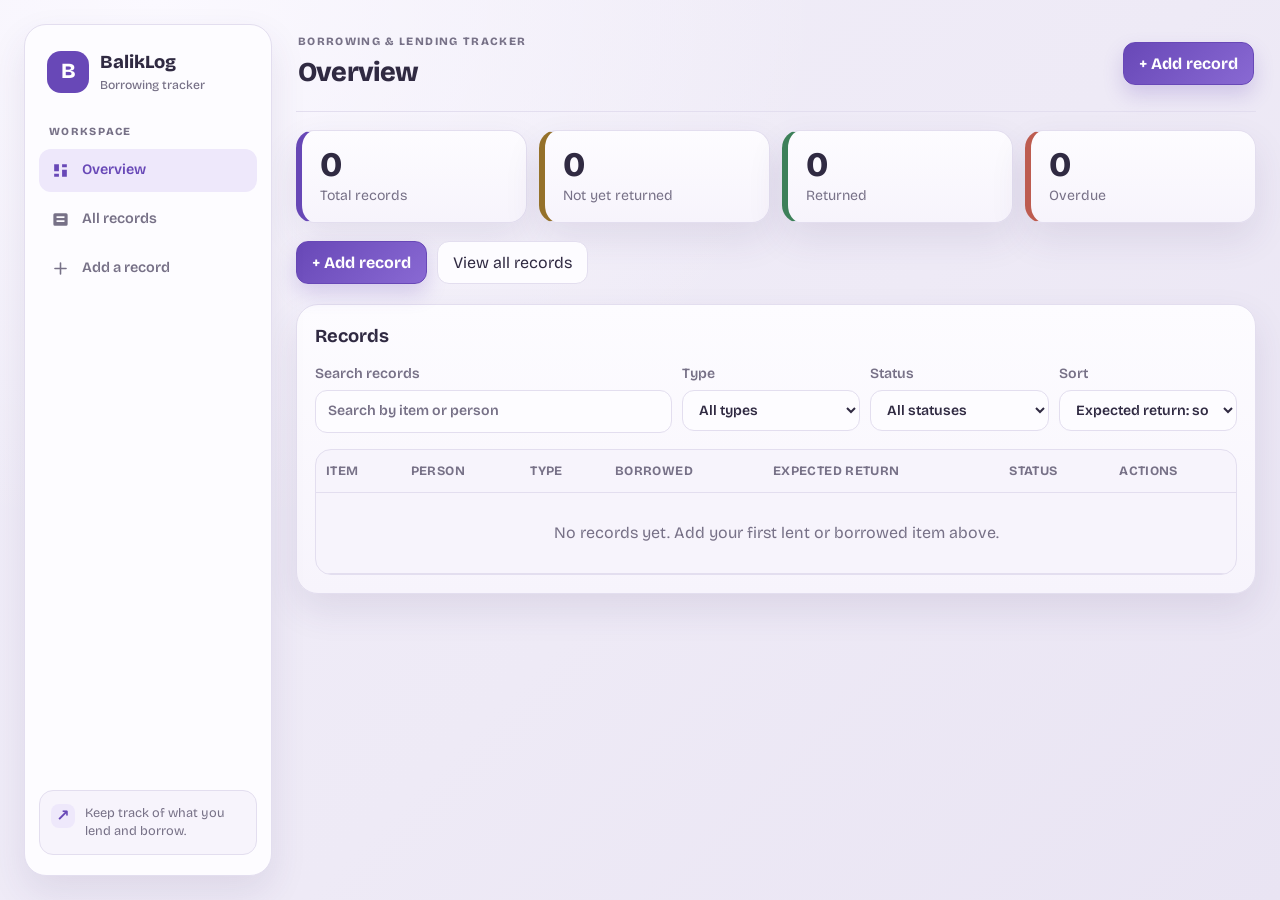
<file: index.html>
<!DOCTYPE html>
<html lang="en">
<head>
<!-- Main BalikLog page: loads the responsive layout, styles, and browser-side behavior. -->
<meta charset="UTF-8">
<meta name="viewport" content="width=device-width, initial-scale=1, viewport-fit=cover">
<title>BalikLog | Borrowing &amp; Lending Tracker</title>
<link href="https://fonts.googleapis.com/css2?family=Bricolage+Grotesque:wght@400;600;800&display=swap" rel="stylesheet">
<link rel="stylesheet" href="style.css">
</head>
<body>
<div class="app-shell">
  <!-- Persistent navigation for switching between the overview, records, and entry form. -->
  <aside class="sidebar" aria-label="Main navigation">
    <a class="sidebar-brand" href="index.html" aria-label="BalikLog home">
      <span class="brand-mark" aria-hidden="true">B</span>
      <span>BalikLog<small>Borrowing tracker</small></span>
    </a>
    <p class="nav-caption">WORKSPACE</p>
    <nav class="side-nav">
      <button class="nav-link active" type="button" data-nav="overview">
        <svg viewBox="0 0 24 24" aria-hidden="true"><path d="M4 13h6V4H4v9zm0 7h6v-4H4v4zm10 0h6v-9h-6v9zm0-16v4h6V4h-6z" fill="currentColor"/></svg>
        <span>Overview</span>
      </button>
      <button class="nav-link" type="button" data-nav="records">
        <svg viewBox="0 0 24 24" aria-hidden="true"><path d="M5 4h14a2 2 0 0 1 2 2v12a2 2 0 0 1-2 2H5a2 2 0 0 1-2-2V6a2 2 0 0 1 2-2zm2 4v2h10V8H7zm0 5v2h10v-2H7z" fill="currentColor"/></svg>
        <span>All records</span>
      </button>
      <button class="nav-link" type="button" data-nav="add">
        <svg viewBox="0 0 24 24" aria-hidden="true"><path d="M12 5v14m-7-7h14" fill="none" stroke="currentColor" stroke-width="2" stroke-linecap="round"/></svg>
        <span>Add a record</span>
      </button>
    </nav>
    <div class="sidebar-note">
      <span class="note-icon" aria-hidden="true">↗</span>
      <p>Keep track of what you lend and borrow.</p>
    </div>
  </aside>

  <!-- Main content area; JavaScript changes the heading and active navigation as views change. -->
  <div class="main-area">
    <header>
      <div>
        <p class="eyebrow">BORROWING &amp; LENDING TRACKER</p>
        <h1 id="pageTitle">Overview</h1>
      </div>
      <button class="primary" type="button" id="headerAddBtn">+ Add record</button>
    </header>

    <main>
    <!-- Summary cards, shortcuts, filters, and the records table make up the overview. -->
    <div id="dashboardScreen">
      <section class="stats" aria-label="Record summary">
        <div class="stat"><b id="sTotal">0</b><span>Total records</span></div>
        <div class="stat wait"><b id="sNot">0</b><span>Not yet returned</span></div>
        <div class="stat ok"><b id="sRet">0</b><span>Returned</span></div>
        <div class="stat late"><b id="sLate">0</b><span>Overdue</span></div>
      </section>

      <section class="quick-actions" aria-label="Quick actions">
        <button class="primary" type="button" id="addBtn">+ Add record</button>
        <button type="button" id="viewRecordsBtn">View all records</button>
      </section>

      <section class="panel" id="recordsPanel">
        <h2>Records</h2>
        <div class="tools">
          <label class="search-label">Search records<input id="q" type="search" placeholder="Search by item or person"></label>
          <label>Type
            <select id="fDir" aria-label="Filter by type">
              <option value="all">All types</option><option value="lent">Lent</option><option value="borrowed">Borrowed</option>
            </select>
          </label>
          <label>Status
            <select id="fStatus" aria-label="Filter by status">
              <option value="all">All statuses</option><option value="not">Not yet returned</option><option value="ret">Returned</option><option value="late">Overdue</option>
            </select>
          </label>
          <label>Sort
            <select id="sortOrder" aria-label="Sort by expected return date">
              <option value="soonest">Expected return: soonest first</option><option value="latest">Expected return: latest first</option>
            </select>
          </label>
        </div>
        <div class="tbl">
          <table>
            <thead><tr><th>Item</th><th>Person</th><th>Type</th><th>Borrowed</th><th>Expected return</th><th>Status</th><th>Actions</th></tr></thead>
            <tbody id="rows"></tbody>
          </table>
        </div>
      </section>
    </div>

    <!-- Shared form for creating and editing a borrowing/lending record. -->
    <section class="panel form-screen" id="recordScreen" hidden>
      <div class="screen-heading">
        <h2 id="formTitle">Add new record</h2>
        <button type="button" id="closeFormBtn">Back to dashboard</button>
      </div>
      <form id="f" novalidate>
        <label>Item name *<input id="item" placeholder="Enter item name" maxlength="60"></label>
        <label>Person’s name *<input id="person" placeholder="Enter the person’s name" maxlength="40"></label>
        <label>Transaction type *
          <select id="dir"><option value="lent">Lent to someone</option><option value="borrowed">Borrowed from someone</option></select>
        </label>
        <label>Date borrowed / lent *<input id="dBorrow" type="date"></label>
        <label>Expected return date *<input id="dReturn" type="date"></label>
        <fieldset class="status-field">
          <legend>Return status</legend>
          <label><input type="radio" name="returnStatus" value="not" checked> Not yet returned</label>
          <label><input type="radio" name="returnStatus" value="ret"> Returned</label>
        </fieldset>
        <label class="notes-field">Notes (optional)<textarea id="notes" rows="3" maxlength="300" placeholder="Add any helpful details"></textarea></label>
        <div class="acts form-actions">
          <button class="primary" type="submit" id="saveBtn">Save record</button>
          <button type="button" id="clearBtn">Clear form</button>
          <button type="button" id="cancelBtn">Cancel</button>
        </div>
        <p class="err" id="err" role="alert"></p>
      </form>
    </section>
    </main>
  </div>
</div>
<!-- Loads the app behavior after its HTML controls are available. -->
<script src="script.js"></script>
</body>
</html>
</file>
<file: style.css>
/* BalikLog UI theme: shared colors, shadows, and safe-area spacing tokens. */
:root{color-scheme:light;--bg:#f0edf8;--surface:#fdfcff;--surface-soft:#f7f4fc;--ink:#302a42;--mute:#777187;--line:#e3deef;--brand:#6848b7;--brand-ink:#ffffff;--brand-soft:#eee8fb;--ok:#3d8059;--okbg:#e3f2e6;--late:#bd5c50;--latebg:#faeae5;--wait:#95712a;--waitbg:#f8f0d9;--shadow:0 16px 36px rgba(71,53,112,.1);--radius:18px;box-sizing:border-box;padding-top:env(safe-area-inset-top,0px);padding-bottom:env(safe-area-inset-bottom,0px)}

/* Base typography, page background, and reusable card styles. */
*{box-sizing:border-box}
html{scroll-padding-top:env(safe-area-inset-top,0px)}
body{margin:0;background:radial-gradient(ellipse at 12% 0%,#fbf9ff 0%,transparent 42%),linear-gradient(135deg,#f1eef9 0%,#eeeaf6 55%,#e9e4f3 100%);color:var(--ink);font-family:"Bricolage Grotesque",system-ui,-apple-system,"Segoe UI",sans-serif;line-height:1.45}
.wrap{max-width:1100px;margin:0 auto;padding:22px 16px 52px}
header{display:flex;align-items:center;justify-content:space-between;gap:14px;flex-wrap:wrap;margin-bottom:18px;padding:18px 20px;background:rgba(255,255,255,.72);border:1px solid rgba(255,255,255,.7);border-radius:22px;box-shadow:var(--shadow);backdrop-filter:blur(12px)}
h1{font-size:2.5rem;font-weight:800;letter-spacing:-.05em;margin:0;color:var(--brand)}
h1 small{display:block;font-size:.92rem;font-weight:600;color:var(--mute);letter-spacing:.02em}
.stats{display:grid;grid-template-columns:repeat(auto-fit,minmax(165px,1fr));gap:12px;margin-bottom:18px}
.quick-actions{display:flex;gap:10px;flex-wrap:wrap;margin-bottom:20px}
.stat{background:linear-gradient(180deg,var(--surface),var(--surface-soft));border:1px solid var(--line);border-radius:18px;padding:16px 18px;border-left:6px solid var(--brand);box-shadow:var(--shadow)}
.stat b{display:block;font-size:2.15rem;line-height:1.05;font-weight:800}
.stat span{color:var(--mute);font-size:.88rem}
.stat.ok{border-left-color:var(--ok)}.stat.late{border-left-color:var(--late)}.stat.wait{border-left-color:var(--wait)}
.panel{background:linear-gradient(180deg,var(--surface) 0%,var(--surface-soft) 100%);border:1px solid var(--line);border-radius:22px;padding:18px;margin-bottom:18px;box-shadow:var(--shadow)}
.panel h2{margin:0 0 14px;font-size:1.15rem}

/* Inputs, labels, buttons, and feedback messages shared by the app forms. */
form{display:grid;grid-template-columns:repeat(auto-fit,minmax(180px,1fr));gap:12px;align-items:end}
label{display:flex;flex-direction:column;gap:6px;font-size:.88rem;color:var(--mute);font-weight:600}
input,select,button,textarea{font:inherit;color:var(--ink)}
input,select,textarea{background:var(--surface);border:1px solid var(--line);border-radius:12px;padding:10px 12px;min-width:0;transition:border-color .15s ease,box-shadow .15s ease,transform .15s ease}
input::placeholder,textarea::placeholder{color:var(--mute)}
input:focus-visible,select:focus-visible,textarea:focus-visible,button:focus-visible{outline:none;box-shadow:0 0 0 4px rgba(104,72,183,.16);border-color:var(--brand)}
button{cursor:pointer;border:1px solid var(--line);background:var(--surface);border-radius:12px;padding:9px 15px;transition:transform .15s ease,box-shadow .15s ease,background .15s ease, border-color .15s ease}
button:hover{transform:translateY(-1px)}
button.primary{background:linear-gradient(135deg,var(--brand) 0%,#8969d3 100%);color:var(--brand-ink);border-color:var(--brand);font-weight:700;box-shadow:0 10px 20px rgba(104,72,183,.22)}
button[data-a="toggle"]{background:linear-gradient(135deg,var(--ok) 0%,#2d8f63 100%);color:var(--surface);border-color:var(--ok);font-weight:700}
button.danger{color:var(--late)}
.err{grid-column:1/-1;color:var(--late);font-size:.9rem;min-height:1em;margin:0}
.tools{display:grid;grid-template-columns:minmax(220px,2fr) repeat(3,minmax(150px,1fr));gap:10px;margin-bottom:16px}
.search-label input{width:100%}
.form-screen{max-width:760px;margin:0 auto}
.screen-heading{display:flex;justify-content:space-between;align-items:center;gap:12px;margin-bottom:12px}
.screen-heading h2{margin:0}
.form-screen form{grid-template-columns:repeat(2,minmax(0,1fr))}
.form-screen label{align-self:end}
.form-screen textarea{width:100%;resize:vertical;min-height:110px}
.status-field{border:1px solid var(--line);border-radius:14px;padding:10px 12px;display:flex;align-items:center;gap:16px;flex-wrap:wrap;background:var(--surface-soft)}
.status-field legend{padding:0 4px;color:var(--mute);font-size:.88rem}
.status-field label{display:flex;flex-direction:row;align-items:center;gap:6px}
.status-field input{accent-color:var(--brand)}
.notes-field{grid-column:1/-1}
.form-actions{grid-column:1/-1}

/* Dashboard table, status badges, and per-record action buttons. */
.tbl{overflow-x:auto;border:1px solid var(--line);border-radius:16px;background:var(--surface-soft)}
table{width:100%;border-collapse:collapse;min-width:760px}
th,td{text-align:left;padding:12px 10px;border-bottom:1px solid var(--line);vertical-align:middle}
th{font-size:.8rem;color:var(--mute);font-weight:700;letter-spacing:.03em;text-transform:uppercase}
.item{font-weight:800}
.dir{font-size:.82rem;color:var(--mute)}
.badge{display:inline-block;padding:4px 10px;border-radius:999px;font-size:.8rem;font-weight:700}
.b-ok{background:var(--okbg);color:var(--ok)}.b-late{background:var(--late);color:var(--surface);font-weight:800}.b-wait{background:var(--waitbg);color:var(--wait)}
.row-late td:first-child{box-shadow:inset 4px 0 0 var(--late)}
tr:hover td{background:rgba(104,72,183,.025)}
.acts{display:flex;gap:6px;flex-wrap:wrap}
.acts button{padding:5px 10px;font-size:.85rem}
.icon-btn{display:inline-flex;align-items:center;justify-content:center;width:36px;height:36px;padding:0;border-radius:10px;color:var(--brand);background:var(--brand-soft);border-color:transparent}
.icon-btn svg{width:16px;height:16px;display:block}
.icon-btn.danger{color:var(--late);background:var(--latebg)}
.empty{text-align:center;color:var(--mute);padding:28px 8px}

/* Collapse the records table into stacked cards on narrow screens. */
@media(max-width:760px){
  .tools{grid-template-columns:repeat(2,minmax(0,1fr))}
  .search-label{grid-column:1/-1}
  table{min-width:0}
  thead{display:none}
  tbody{display:grid;gap:12px}
  tbody tr{display:block;background:var(--surface);border:1px solid var(--line);border-radius:14px;padding:8px;box-shadow:var(--shadow)}
  tbody td{display:flex;justify-content:space-between;align-items:center;gap:12px;padding:8px;border-bottom:1px solid var(--line);text-align:right}
  tbody td:first-child{display:block;text-align:left}
  tbody td:last-child{border-bottom:0}
  tbody td:not(:first-child)::before{content:attr(data-label);font-size:.82rem;color:var(--mute);font-weight:700;text-align:left}
  tbody td .acts{justify-content:flex-end}
  tbody td.empty{display:block;text-align:center}
}
@media(max-width:520px){
  .wrap{padding:16px 12px 36px}
  h1{font-size:2rem}
  .tools{grid-template-columns:1fr}
  .search-label{grid-column:auto}
  .form-screen form{grid-template-columns:1fr}
  .notes-field,.form-actions{grid-column:auto}
  .screen-heading{align-items:flex-start;flex-direction:column}
  .quick-actions button{flex:1}
}

/* Sidebar shell and navigation; on small screens the sidebar becomes a top nav bar. */
.app-shell{display:grid;grid-template-columns:248px minmax(0,1fr);gap:24px;max-width:1440px;margin:0 auto;padding:24px;min-height:100vh}
.sidebar{position:sticky;top:24px;display:flex;flex-direction:column;align-self:start;min-height:calc(100vh - 48px);padding:20px 14px;background:var(--surface);border:1px solid var(--line);border-radius:22px;box-shadow:var(--shadow)}
.sidebar-brand{display:flex;align-items:center;gap:11px;padding:4px 8px 22px;color:var(--ink);font-size:1.15rem;font-weight:800;text-decoration:none}
.sidebar-brand small{display:block;margin-top:1px;color:var(--mute);font-size:.76rem;font-weight:500}
.brand-mark{display:grid;place-items:center;width:42px;height:42px;border-radius:14px;background:var(--brand);color:var(--brand-ink);font-size:1.35rem}
.nav-caption{margin:8px 10px 9px;color:var(--mute);font-size:.68rem;font-weight:800;letter-spacing:.12em}
.side-nav{display:grid;gap:6px}
.nav-link{display:flex;align-items:center;gap:12px;width:100%;padding:11px 12px;border:0;border-radius:12px;background:transparent;color:var(--mute);font-size:.9rem;font-weight:600;text-align:left;box-shadow:none}
.nav-link svg{width:19px;height:19px;flex:none}
.nav-link:hover{transform:none;background:var(--surface-soft);color:var(--ink)}
.nav-link.active{background:var(--brand-soft);color:var(--brand)}
.sidebar-note{display:flex;align-items:flex-start;gap:10px;margin-top:auto;padding:13px 11px;border:1px solid var(--line);border-radius:14px;background:var(--surface-soft)}
.sidebar-note p{margin:0;color:var(--mute);font-size:.8rem;line-height:1.45}
.note-icon{display:grid;place-items:center;flex:none;width:24px;height:24px;border-radius:8px;background:var(--brand-soft);color:var(--brand);font-weight:800}
.main-area{min-width:0}
.main-area>header{align-items:center;margin:0 0 18px;padding:10px 2px 18px;background:transparent;border:0;border-bottom:1px solid var(--line);border-radius:0;box-shadow:none;backdrop-filter:none}
.main-area>header h1{font-size:1.7rem;letter-spacing:-.03em;color:var(--ink)}
.eyebrow{margin:0 0 3px;color:var(--mute);font-size:.7rem;font-weight:800;letter-spacing:.12em}
.main-area main{min-width:0}

@media(max-width:900px){
  .app-shell{grid-template-columns:210px minmax(0,1fr);gap:16px;padding:16px}
  .sidebar{top:16px;min-height:calc(100vh - 32px);padding:16px 10px}
}
@media(max-width:760px){
  .app-shell{grid-template-columns:minmax(0,1fr);gap:14px;padding:12px}
  .sidebar{position:static;min-height:0;padding:12px;border-radius:16px}
  .sidebar-brand{padding:0 4px 12px}
  .nav-caption,.sidebar-note{display:none}
  .side-nav{grid-template-columns:repeat(3,minmax(0,1fr));gap:5px}
  .nav-link{justify-content:center;gap:7px;padding:10px 6px;font-size:.82rem}
  .nav-link svg{width:17px;height:17px}
  .main-area>header{padding:4px 2px 14px}
}
@media(max-width:420px){
  .app-shell{padding:9px}
  .nav-link{flex-direction:column;gap:3px;padding:8px 3px;font-size:.73rem}
  .main-area>header h1{font-size:1.45rem}
  .main-area>header .primary{padding:8px 10px;font-size:.85rem}
}
</file>
